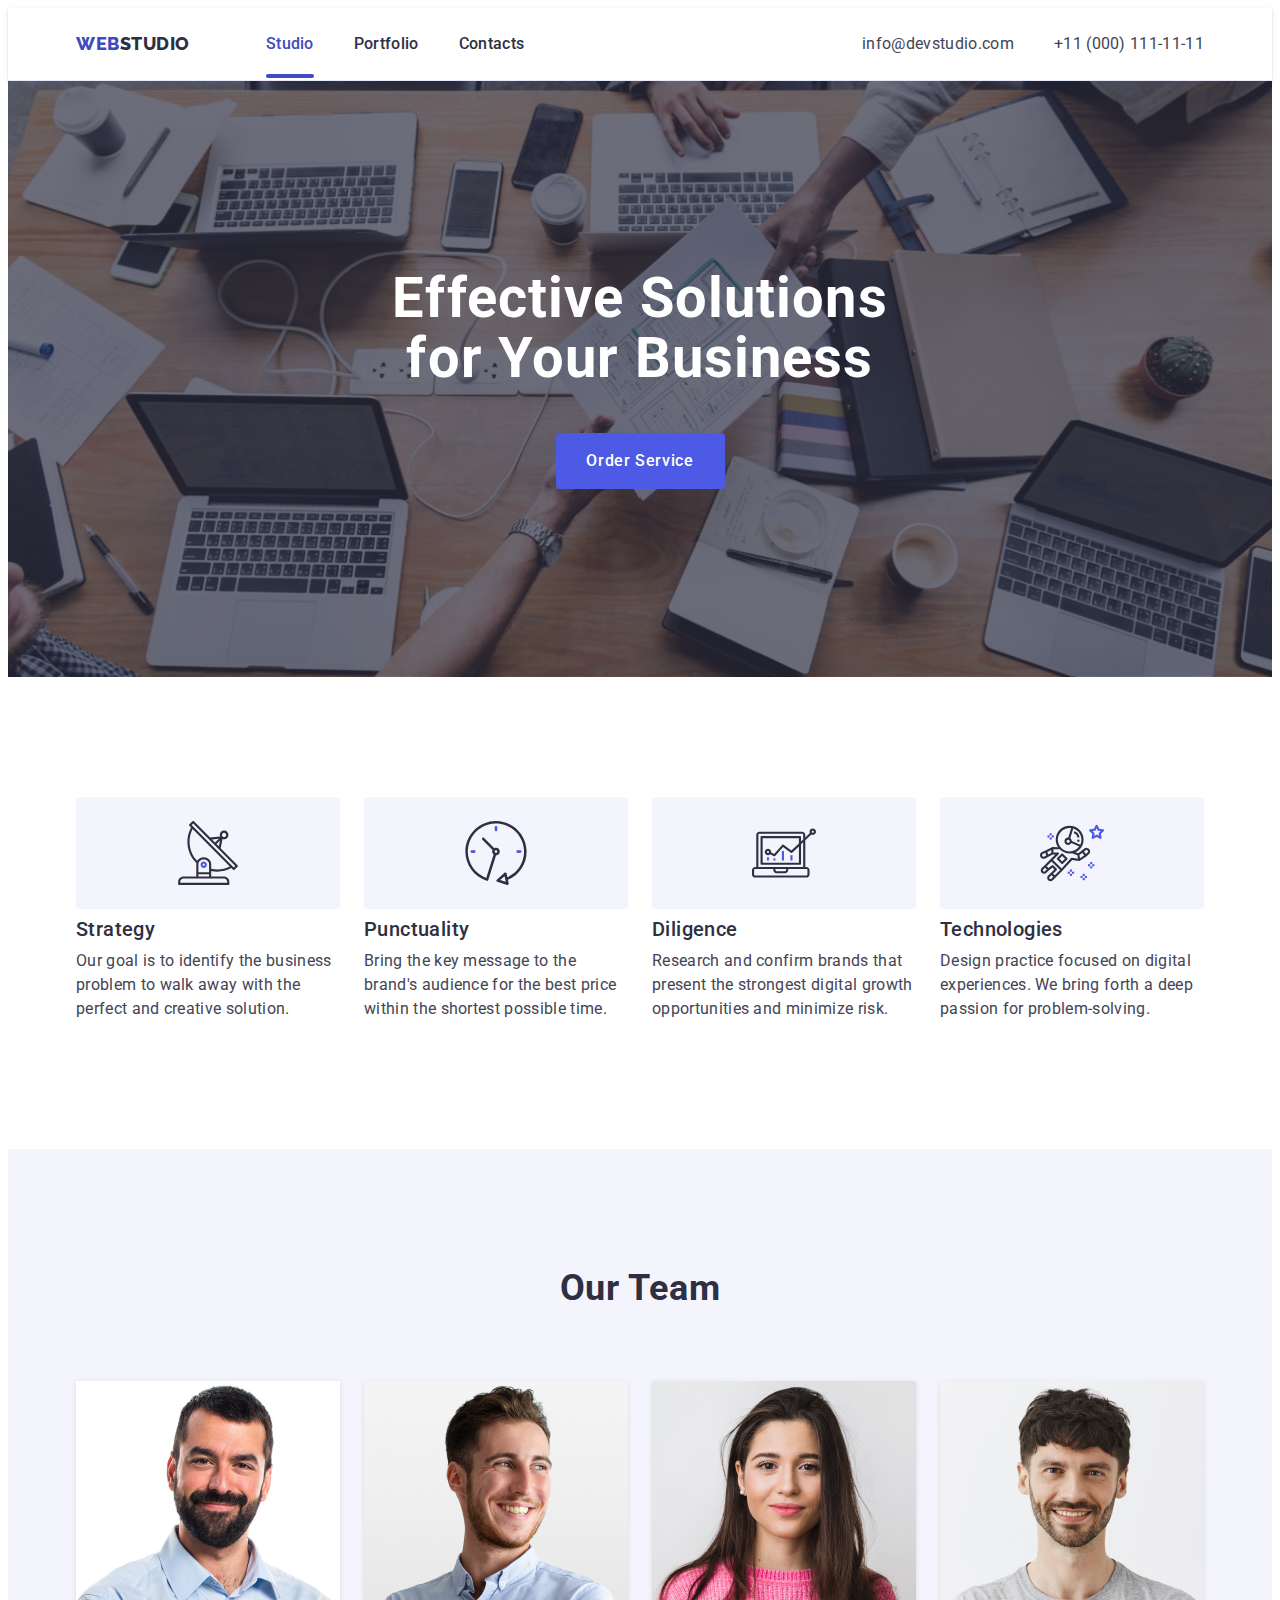
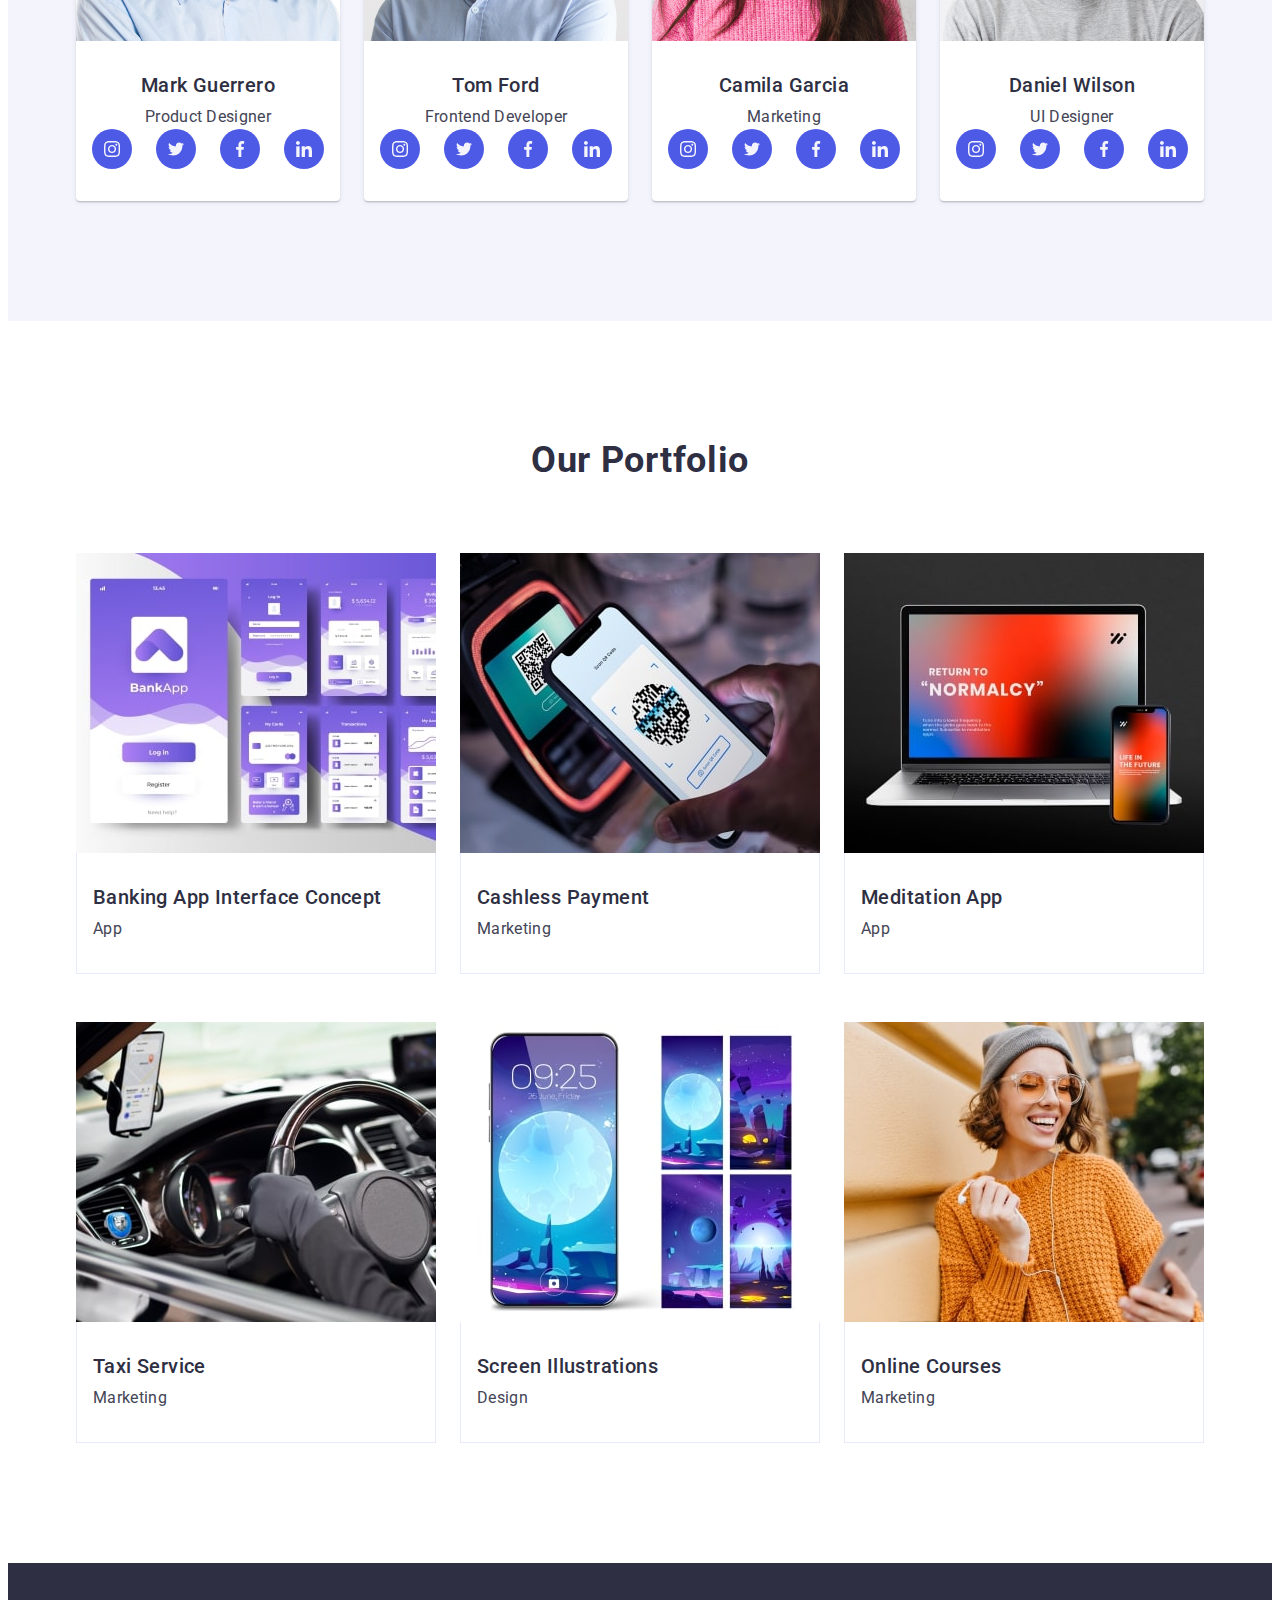
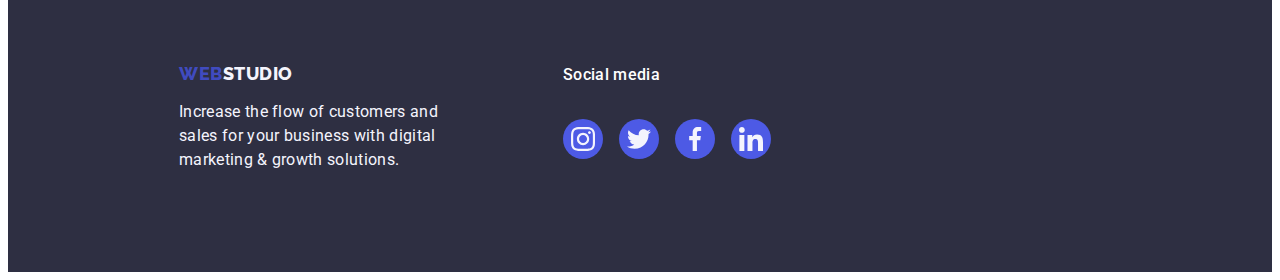
<file: index.html>
<!DOCTYPE html>
<html lang="en">
  <head>
    <link
      rel="stylesheet"
      href="https://cdnjs.cloudflare.com/ajax/libs/modern-normalize/2.0.0/modern-normalize.min.css"
      integrity="sha512-4xo8blKMVCiXpTaLzQSLSw3KFOVPWhm/TRtuPVc4WG6kUgjH6J03IBuG7JZPkcWMxJ5huwaBpOpnwYElP/m6wg=="
      crossorigin="anonymous"
      referrerpolicy="no-referrer"
    />
    <link rel="preconnect" href="https://fonts.googleapis.com" />
    <link rel="preconnect" href="https://fonts.gstatic.com" crossorigin />
    <link
      href="https://fonts.googleapis.com/css2?family=Raleway:wght@800&family=Roboto:ital,wght@0,100;0,300;0,400;0,500;0,700;0,900;1,100;1,300;1,400;1,500;1,700;1,900&display=swap"
      rel="stylesheet"
    />
    <meta charset="UTF-8" />
    <meta name="viewport" content="width=device-width, initial-scale=1.0" />
    <title>WebStudio</title>
    <link rel="stylesheet" href="./css/styles.css" />
  </head>
  <body>
    <header class="container-header">
      <div class="container-header-div container">
        <nav class="container-title-header list">
          <a
            class="container-link-header-logo link-header-logo link"
            href="./index.html"
            title="WebStudio"
            >Web<span class="link-header-studio">Studio</span></a
          >
          <ul class="container-link-header list">
            <li class="container-link-header-s link-header">
              <a class="list-header current link" href="">Studio</a>
            </li>
            <li class="container-link-header-s link-header">
              <a class="list-header link" href="./portfolio.html">Portfolio</a>
            </li>
            <li class="container-link-header-s link-header">
              <a class="list-header link" href="">Contacts</a>
            </li>
          </ul>
        </nav>
        <address class="contacts">
          <ul class="container-address list">
            <li class="container-contacts">
              <a class="contacts link" href="mailto:info@devstudio.com"
                >info@devstudio.com</a
              >
            </li>
            <li class="container-contacts">
              <a class="contacts link" href="tel:+110001111111"
                >+11 (000) 111-11-11</a
              >
            </li>
          </ul>
        </address>
      </div>
    </header>

    <main>
      <section class="container-slogan-section container-studio-section">
        <div class="container-slogan container">
          <h1 class="container-slogan-text heading">
            Effective Solutions for Your Business
          </h1>
          <button
            class="container-button button-index"
            type="button"
            data-modal-open
          >
            Order Service
          </button>
        </div>
        <div class="container-modal-box is-hidden">
          <div class="modal-box" data-modal>
            <button
              type="button"
              class="container-modal-box-close"
              data-modal-close
            >
              <svg class="modal-box-close" width="8" height="8">
                <use href="./images/icons.svg#icon-close-black-18dp-2-1"></use>
              </svg>
            </button>
          </div>
        </div>
      </section>
      <section class="container-advantages">
        <div class="container">
          <h2 class="visually-hidden">advantages</h2>
          <ul class="container-list list">
            <li class="container-list-li text container-list-li-svg">
              <div class="svg-icon">
                <svg class="mini-svg-icon" width="64" height="64">
                  <use href="./images/icons.svg#icon-icon1"></use>
                </svg>
              </div>
              <h3 class="container-list-title title-h">Strategy</h3>
              <p class="container-list-title text">
                Our goal is to identify the business problem to walk away with
                the perfect and creative solution.
              </p>
            </li>
            <li class="container-list-li text container-list-li-svg">
              <div class="svg-icon">
                <svg class="mini-svg-icon" width="64" height="64">
                  <use href="./images/icons.svg#icon-icon2"></use>
                </svg>
              </div>
              <h3 class="container-list-title title-h">Punctuality</h3>
              <p class="container-list-title text">
                Bring the key message to the brand's audience for the best price
                within the shortest possible time.
              </p>
            </li>
            <li class="container-list-li text container-list-li-svg">
              <div class="svg-icon">
                <svg class="mini-svg-icon" width="64" height="64">
                  <use href="./images/icons.svg#icon-icon3"></use>
                </svg>
              </div>
              <h3 class="container-list-title title-h">Diligence</h3>
              <p class="container-list-title text">
                Research and confirm brands that present the strongest digital
                growth opportunities and minimize risk.
              </p>
            </li>
            <li class="container-list-li text container-list-li-svg">
              <div class="svg-icon">
                <svg class="mini-svg-icon" width="64" height="64">
                  <use href="./images/icons.svg#icon-icon4"></use>
                </svg>
              </div>
              <h3 class="container-list-title title-h">Technologies</h3>
              <p class="container-list-title text">
                Design practice focused on digital experiences. We bring forth a
                deep passion for problem-solving.
              </p>
            </li>
          </ul>
        </div>
      </section>

      <section class="container-our-teame our-team">
        <div class="container">
          <h2 class="container-caption-team caption">Our Team</h2>
          <ul class="container-img-our-team list">
            <li class="container-pic pic">
              <img
                src="./images/img11.jpg"
                alt="Mark Guerrero
                Product Designer"
                width="264"
                height="260"
              />
              <div class="container-name-work">
                <h3 class="title-h">Mark Guerrero</h3>
                <p class="text">Product Designer</p>
                <ul class="container-svg">
                  <li class="svg-social-media">
                    <a class="container-svg-link" href="">
                      <svg class="mini-svg-social-media" width="16" height="16">
                        <use href="./images/icons.svg#icon-instagram-2"></use>
                      </svg>
                    </a>
                  </li>
                  <li class="svg-social-media">
                    <a class="container-svg-link" href="">
                      <svg class="mini-svg-social-media" width="16" height="16">
                        <use href="./images/icons.svg#icon-twitter-1"></use>
                      </svg>
                    </a>
                  </li>
                  <li class="svg-social-media">
                    <a class="container-svg-link" href="">
                      <svg class="mini-svg-social-media" width="16" height="16">
                        <use href="./images/icons.svg#icon-facebook-1"></use>
                      </svg>
                    </a>
                  </li>
                  <li class="svg-social-media">
                    <a class="container-svg-link" href="">
                      <svg class="mini-svg-social-media" width="16" height="16">
                        <use href="./images/icons.svg#icon-linkedin-1"></use>
                      </svg>
                    </a>
                  </li>
                </ul>
              </div>
            </li>
            <li class="container-pic pic">
              <img
                src="./images/img22.jpg"
                alt="Tom Ford
                Frontend Developer"
                width="264"
                height="260"
              />
              <div class="container-name-work">
                <h3 class="title-h">Tom Ford</h3>
                <p class="text">Frontend Developer</p>
                <ul class="container-svg">
                  <li class="svg-social-media">
                    <a class="container-svg-link" href="">
                      <svg class="mini-svg-social-media" width="16" height="16">
                        <use href="./images/icons.svg#icon-instagram-2"></use>
                      </svg>
                    </a>
                  </li>
                  <li class="svg-social-media">
                    <a class="container-svg-link" href="">
                      <svg class="mini-svg-social-media" width="16" height="16">
                        <use href="./images/icons.svg#icon-twitter-1"></use>
                      </svg>
                    </a>
                  </li>
                  <li class="svg-social-media">
                    <a class="container-svg-link" href="">
                      <svg class="mini-svg-social-media" width="16" height="16">
                        <use href="./images/icons.svg#icon-facebook-1"></use>
                      </svg>
                    </a>
                  </li>
                  <li class="svg-social-media">
                    <a class="container-svg-link" href="">
                      <svg class="mini-svg-social-media" width="16" height="16">
                        <use href="./images/icons.svg#icon-linkedin-1"></use>
                      </svg>
                    </a>
                  </li>
                </ul>
              </div>
            </li>
            <li class="container-pic pic">
              <img
                src="./images/img33.jpg"
                alt="Camila Garcia
                Marketing"
                width="264"
                height="260"
              />
              <div class="container-name-work">
                <h3 class="title-h">Camila Garcia</h3>
                <p class="text">Marketing</p>
                <ul class="container-svg">
                  <li class="svg-social-media">
                    <a class="container-svg-link" href="">
                      <svg class="mini-svg-social-media" width="16" height="16">
                        <use href="./images/icons.svg#icon-instagram-2"></use>
                      </svg>
                    </a>
                  </li>
                  <li class="svg-social-media">
                    <a class="container-svg-link" href="">
                      <svg class="mini-svg-social-media" width="16" height="16">
                        <use href="./images/icons.svg#icon-twitter-1"></use>
                      </svg>
                    </a>
                  </li>
                  <li class="svg-social-media">
                    <a class="container-svg-link" href="">
                      <svg class="mini-svg-social-media" width="16" height="16">
                        <use href="./images/icons.svg#icon-facebook-1"></use>
                      </svg>
                    </a>
                  </li>
                  <li class="svg-social-media">
                    <a class="container-svg-link" href="">
                      <svg class="mini-svg-social-media" width="16" height="16">
                        <use href="./images/icons.svg#icon-linkedin-1"></use>
                      </svg>
                    </a>
                  </li>
                </ul>
              </div>
            </li>
            <li class="container-pic pic">
              <img
                src="./images/img44.jpg"
                alt="Daniel Wilson
                  UI Designer"
                width="264"
                height="260"
              />
              <div class="container-name-work">
                <h3 class="title-h">Daniel Wilson</h3>
                <p class="text">UI Designer</p>
                <ul class="container-svg">
                  <li class="svg-social-media">
                    <a class="container-svg-link" href="">
                      <svg class="mini-svg-social-media" width="16" height="16">
                        <use href="./images/icons.svg#icon-instagram-2"></use>
                      </svg>
                    </a>
                  </li>
                  <li class="svg-social-media">
                    <a class="container-svg-link" href="">
                      <svg class="mini-svg-social-media" width="16" height="16">
                        <use href="./images/icons.svg#icon-twitter-1"></use>
                      </svg>
                    </a>
                  </li>
                  <li class="svg-social-media">
                    <a class="container-svg-link" href="">
                      <svg class="mini-svg-social-media" width="16" height="16">
                        <use href="./images/icons.svg#icon-facebook-1"></use>
                      </svg>
                    </a>
                  </li>
                  <li class="svg-social-media">
                    <a class="container-svg-link" href="">
                      <svg class="mini-svg-social-media" width="16" height="16">
                        <use href="./images/icons.svg#icon-linkedin-1"></use>
                      </svg>
                    </a>
                  </li>
                </ul>
              </div>
            </li>
          </ul>
        </div>
      </section>
      <section class="container-portfolio">
        <div class="container">
          <h2 class="container-caption-portfolio caption">Our Portfolio</h2>
          <ul class="container-pic-portfolio list">
            <li class="container-img-portfolio">
              <div class="box">
                <img
                  src="./images/img111.jpg"
                  alt="Banking App Interface Concept
                App"
                  width="360"
                  height="300"
                />
                <p class="overlay">
                  14 Stylish and User-Friendly App Design Concepts · Task
                  Manager App · Calorie Tracker App · Exotic Fruit Ecommerce App
                  · Cloud Storage App
                </p>
              </div>

              <div class="mini-container-img-portfolio">
                <h3 class="title-h">Banking App Interface Concept</h3>
                <p class="text">App</p>
              </div>
            </li>
            <li class="container-img-portfolio">
              <div class="box">
                <img
                  src="./images/img222.jpg"
                  alt="Cashless Payment
                    Marketing"
                  width="360"
                  height="300"
                />
                <p class="overlay">
                  14 Stylish and User-Friendly App Design Concepts · Task
                  Manager App · Calorie Tracker App · Exotic Fruit Ecommerce App
                  · Cloud Storage App
                </p>
              </div>
              <div class="mini-container-img-portfolio">
                <h3 class="title-h">Cashless Payment</h3>
                <p class="text">Marketing</p>
              </div>
            </li>
            <li class="container-img-portfolio">
              <div class="box">
                <img
                  src="images/img333.jpg"
                  alt="Meditation App
              App"
                  width="360"
                  height="300"
                />
                <p class="overlay">
                  14 Stylish and User-Friendly App Design Concepts · Task
                  Manager App · Calorie Tracker App · Exotic Fruit Ecommerce App
                  · Cloud Storage App
                </p>
              </div>
              <div class="mini-container-img-portfolio">
                <h3 class="title-h">Meditation App</h3>
                <p class="text">App</p>
              </div>
            </li>
            <li class="container-img-portfolio">
              <div class="box">
                <img
                  src="./images/img444.jpg"
                  alt="Taxi Service
                  Marketing"
                  width="360"
                  height="300"
                />
                <p class="overlay">
                  14 Stylish and User-Friendly App Design Concepts · Task
                  Manager App · Calorie Tracker App · Exotic Fruit Ecommerce App
                  · Cloud Storage App
                </p>
              </div>

              <div class="mini-container-img-portfolio">
                <h3 class="title-h">Taxi Service</h3>
                <p class="text">Marketing</p>
              </div>
            </li>
            <li class="container-img-portfolio">
              <div class="box">
                <img
                  src="./images/img555.jpg"
                  alt="Screen Illustrations
                   Design"
                  width="360"
                  height="300"
                />
                <p class="overlay">
                  14 Stylish and User-Friendly App Design Concepts · Task
                  Manager App · Calorie Tracker App · Exotic Fruit Ecommerce App
                  · Cloud Storage App
                </p>
              </div>
              <div class="mini-container-img-portfolio">
                <h3 class="title-h">Screen Illustrations</h3>
                <p class="text">Design</p>
              </div>
            </li>
            <li class="container-img-portfolio">
              <div class="box">
                <img
                  src="./images/img666.jpg"
                  alt="Online Courses
                   Marketing"
                  width="360"
                  height="300"
                />
                <p class="overlay">
                  14 Stylish and User-Friendly App Design Concepts · Task
                  Manager App · Calorie Tracker App · Exotic Fruit Ecommerce App
                  · Cloud Storage App
                </p>
              </div>
              <div class="mini-container-img-portfolio">
                <h3 class="title-h">Online Courses</h3>
                <p class="text">Marketing</p>
              </div>
            </li>
          </ul>
        </div>
      </section>
    </main>

    <footer class="container-footer footer">
      <div class="container container-footer-new">
        <div class="mini-container-footer-div">
          <a
            class="container-footer-title link-header-logo link"
            href="./index.html"
            title="WebStudio"
            >Web<span class="link-footer">Studio</span></a
          >
          <p class="container-footer-text footer-text">
            Increase the flow of customers and sales for your business with
            digital marketing & growth solutions.
          </p>
        </div>
        <div class="container-footer-block">
          <p class="container-social-media">Social media</p>
          <ul class="container-svg-footer-max">
            <li class="svg-social-media">
              <a class="container-svg-footer" href="">
                <svg class="mini-svg-social-media" width="24" height="24">
                  <use href="./images/icons.svg#icon-instagram-2"></use>
                </svg>
              </a>
            </li>
            <li class="svg-social-media">
              <a class="container-svg-footer" href="">
                <svg class="mini-svg-social-media" width="24" height="24">
                  <use href="./images/icons.svg#icon-twitter-1"></use>
                </svg>
              </a>
            </li>
            <li class="svg-social-media">
              <a class="container-svg-footer" href="">
                <svg class="mini-svg-social-media" width="24" height="24">
                  <use href="./images/icons.svg#icon-facebook-1"></use>
                </svg>
              </a>
            </li>
            <li class="svg-social-media">
              <a class="container-svg-footer" href="">
                <svg class="mini-svg-social-media" width="24" height="24">
                  <use href="./images/icons.svg#icon-linkedin-1"></use>
                </svg>
              </a>
            </li>
          </ul>
        </div>
      </div>
    </footer>
    <script src="./js/modal.js"></script>
  </body>
</html>
</file>
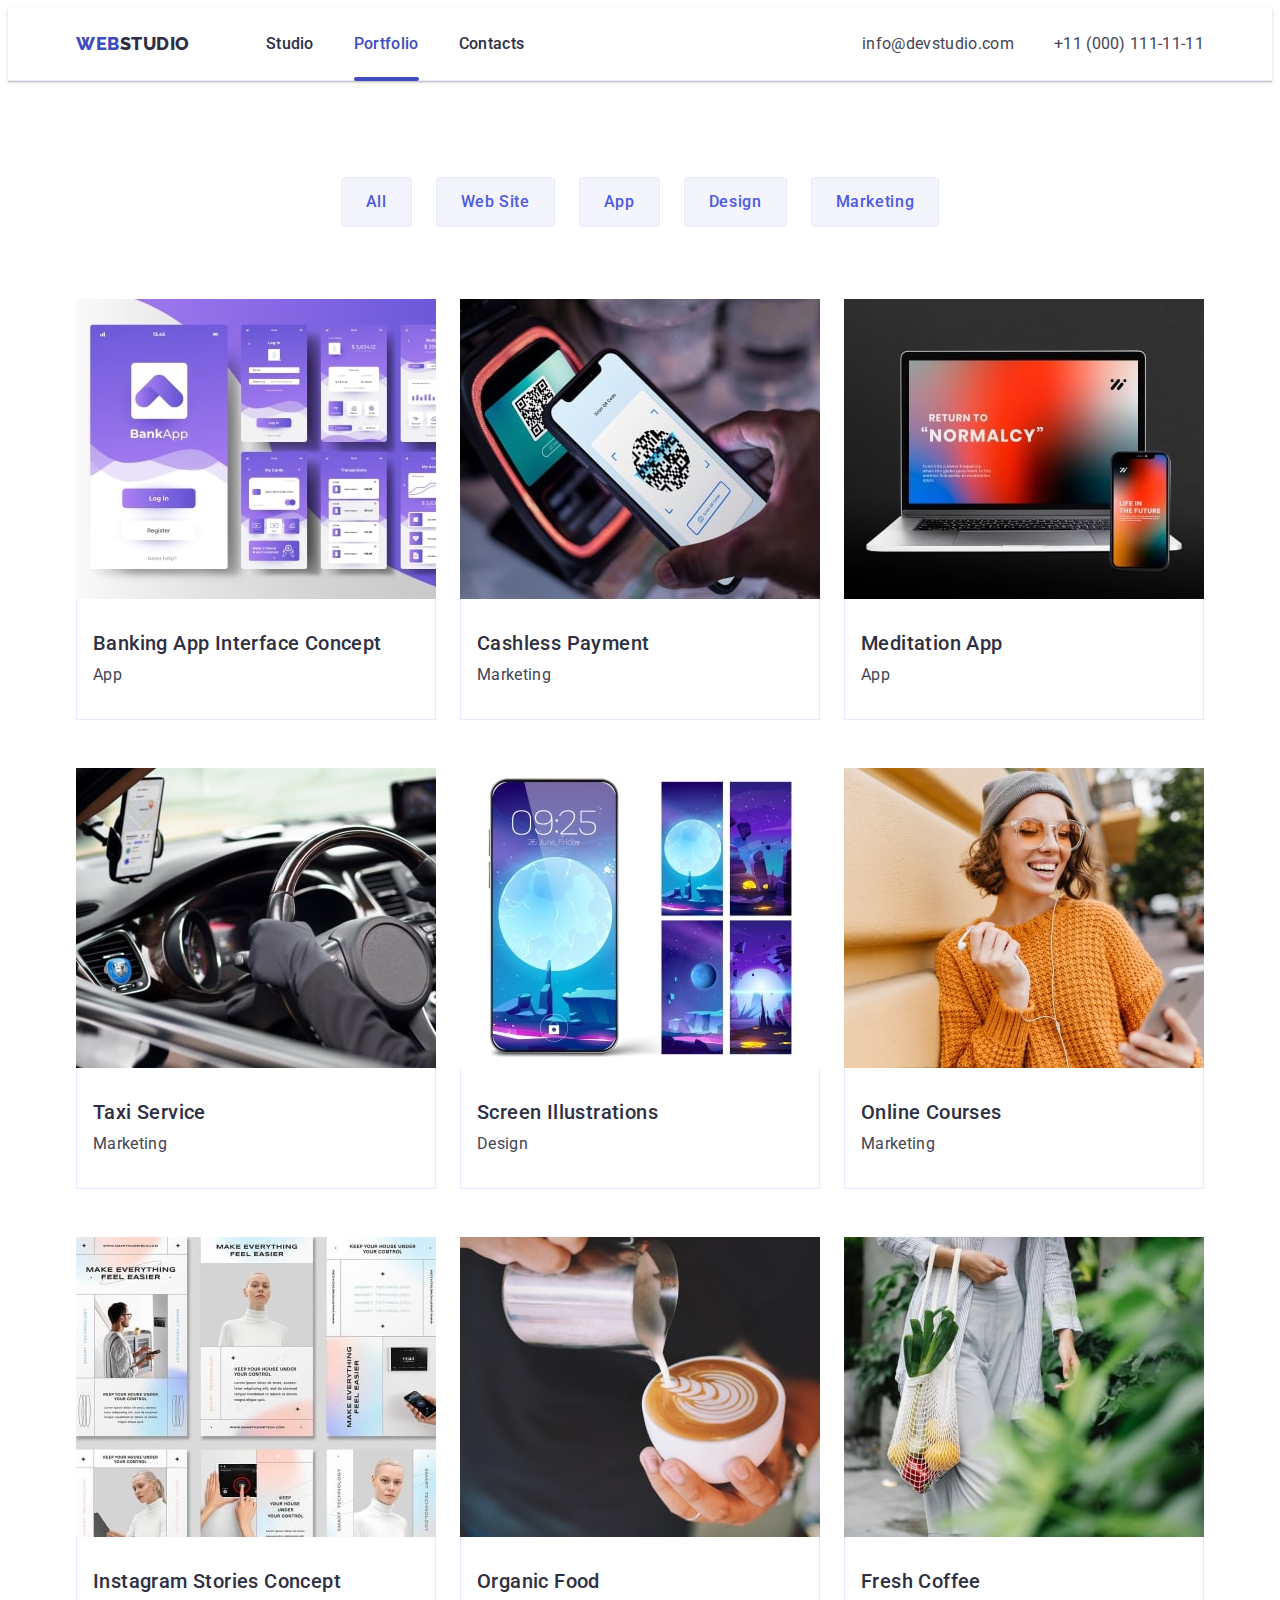
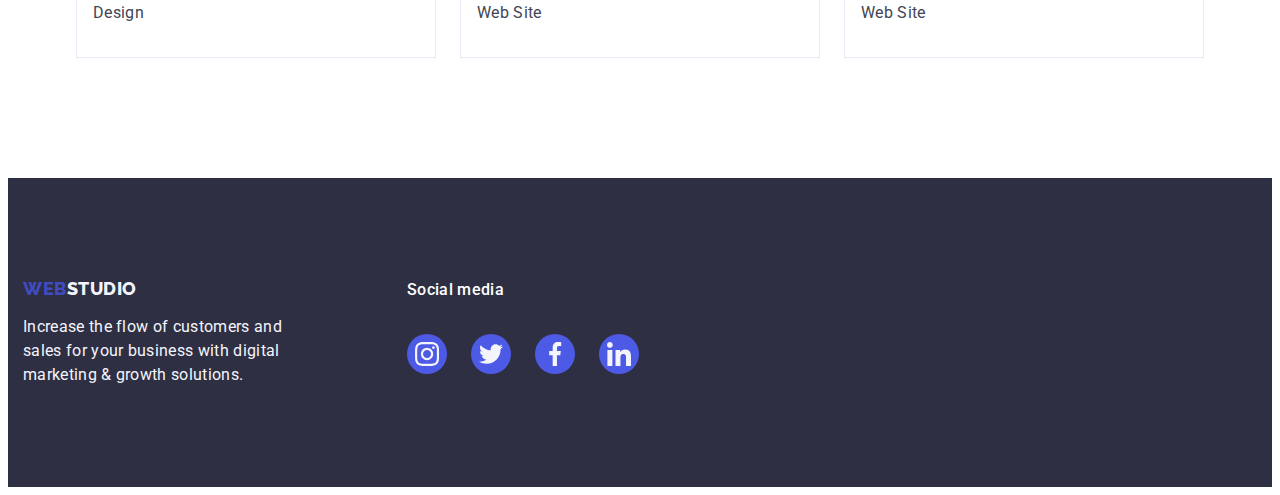
<file: portfolio.html>
<!DOCTYPE html>
<html lang="en">
  <head>
    <link
      rel="stylesheet"
      href="https://cdnjs.cloudflare.com/ajax/libs/modern-normalize/2.0.0/modern-normalize.min.css"
      integrity="sha512-4xo8blKMVCiXpTaLzQSLSw3KFOVPWhm/TRtuPVc4WG6kUgjH6J03IBuG7JZPkcWMxJ5huwaBpOpnwYElP/m6wg=="
      crossorigin="anonymous"
      referrerpolicy="no-referrer"
    />
    <link rel="preconnect" href="https://fonts.googleapis.com" />
    <link rel="preconnect" href="https://fonts.gstatic.com" crossorigin />
    <link
      href="https://fonts.googleapis.com/css2?family=Raleway:wght@800&family=Roboto:wght@400;500;700;900&display=swap"
      rel="stylesheet"
    />
    <meta charset="UTF-8" />
    <meta name="viewport" content="width=device-width, initial-scale=1.0" />
    <title>Portfolio</title>
    <link rel="stylesheet" href="./css/styles.css" />
  </head>
  <body>
    <header class="container-header">
      <div class="container-header-div container">
        <nav class="container-title-header list">
          <a
            class="container-link-header-logo link-header-logo link"
            href="./index.html"
            title="WebStudio"
            >Web<span class="link-header-studio">Studio</span></a
          >
          <ul class="container-link-header list">
            <li class="container-link-header link-header">
              <a class="list-header link" href="./studio.html">Studio</a>
            </li>
            <li class="container-link-header link-header">
              <a class="list-header current link" href="./portfolio.html">Portfolio</a>
            </li>
            <li class="container-link-header link-header">
              <a class="list-header link" href="">Contacts</a>
            </li>
          </ul>
        </nav>
        <address class="contacts">
          <ul class="container-address list">
            <li class="container-contacts">
              <a class="contacts link" href="mailto:info@devstudio.com"
                >info@devstudio.com</a
              >
            </li>
            <li class="container-contacts">
              <a class="contacts link" href="tel:+110001111111"
                >+11 (000) 111-11-11</a
              >
            </li>
          </ul>
        </address>
      </div>
    </header>

    <main>
      <section class="container-section-portfolio">
        <div class="container">
            <h1 class="visually-hidden">Picture</h1>
            <ul class="container-button-portfolio list">
              <li>
                <button
                  type="button"
                  class="mini-container-button-portfolio button-portfolio"
                >
                  All
                </button>
              </li>
              <li>
                <button
                  type="button"
                  class="mini-container-button-portfolio button-portfolio"
                >
                  Web Site
                </button>
              </li>
              <li>
                <button
                  type="button"
                  class="mini-container-button-portfolio button-portfolio"
                >
                  App
                </button>
              </li>
              <li>
                <button
                  type="button"
                  class="mini-container-button-portfolio button-portfolio"
                >
                  Design
                </button>
              </li>
              <li>
                <button
                  type="button"
                  class="mini-container-button-portfolio button-portfolio"
                >
                  Marketing
                </button>
              </li>
            </ul>

          <ul class="container-pic-portfolio list">
            <li class="container-img-portfolio link">
              <a class="link" href="">
                <img
                  src="./images/img111.jpg"
                  alt="Banking App Interface Concept
                App"
                  width="360"
                  height="300"
                />
                <div class="mini-container-img-portfolio">
                  <h2 class="title-h">Banking App Interface Concept</h2>
                  <p class="text">App</p>
                </div>
              </a>
            </li>
            <li class="container-img-portfolio link">
              <div class="box">
                <a class="link" href="">
                  <img
                    src="./images/img222.jpg"
                    alt="Cashless Payment
                  Marketing"
                    width="360"
                    height="300"
                  />
                  <div class="overlay">
                      14 Stylish and User-Friendly App Design Concepts · Task Manager App · Calorie Tracker App · Exotic Fruit Ecommerce App · Cloud Storage App
                  </div>
              </div>
                <div class="mini-container-img-portfolio">
                  <h2 class="title-h">Cashless Payment</h2>
                  <p class="text">Marketing</p>
                </div>
              </a>
            </li>
            <li class="container-img-portfolio link">
              <a class="link" href="">
                <img
                  src="images/img333.jpg"
                  alt="Meditation App
              App"
                  width="360"
                  height="300"
                />
                <div class="mini-container-img-portfolio">
                  <h2 class="title-h">Meditation App</h2>
                  <p class="text">App</p>
                </div>
              </a>
            </li>
            <li class="container-img-portfolio link">
              <a class="link" href="">
                <img
                  src="./images/img444.jpg"
                  alt="Taxi Service
                  Marketing"
                  width="360"
                  height="300"
                />
                <div class="mini-container-img-portfolio">
                  <h2 class="title-h">Taxi Service</h2>
                  <p class="text">Marketing</p>
                </div>
              </a>
            </li>
            <li class="container-img-portfolio link">
              <a class="link" href="">
                <img
                  src="./images/img555.jpg"
                  alt="Screen Illustrations
                   Design"
                  width="360"
                  height="300"
                />
                <div class="mini-container-img-portfolio">
                  <h2 class="title-h">Screen Illustrations</h2>
                  <p class="text">Design</p>
                </div>
              </a>
            </li>
            <li class="container-img-portfolio link">
              <a class="link" href="">
                <img
                  src="./images/img666.jpg"
                  alt="Online Courses
                   Marketing"
                  width="360"
                  height="300"
                />
                <div class="mini-container-img-portfolio">
                  <h2 class="title-h">Online Courses</h2>
                  <p class="text">Marketing</p>
                </div>
              </a>
            </li>
            <li class="container-img-portfolio link">
              <a class="link" href="">
                <img
                  src="./images/img777.jpg"
                  alt="Instagram Stories Concept
              Design"
                  width="360"
                  height="300"
                />
                <div class="mini-container-img-portfolio">
                  <h2 class="title-h">Instagram Stories Concept</h2>
                  <p class="text">Design</p>
                </div>
              </a>
            </li>
            <li class="container-img-portfolio link">
              <a class="link" href="">
                <img
                  src="./images/img888.jpg"
                  alt="Organic Food
              Web Site"
                  width="360"
                  height="300"
                />
                <div class="mini-container-img-portfolio">
                  <h2 class="title-h">Organic Food</h2>
                  <p class="text">Web Site</p>
                </div>
              </a>
            </li>
            <li class="container-img-portfolio link">
              <a class="link" href="">
                <img
                  src="./images/img999.jpg"
                  alt="Fresh Coffee
              Web Site"
                  width="360"
                  height="300"
                />
                <div class="mini-container-img-portfolio">
                  <h2 class="title-h">Fresh Coffee</h2>
                  <p class="text">Web Site</p>
                </div>
              </a>
            </li>
          </ul>
        </div>
      </section>
    </main>
    <footer class="container-footer footer">
      <div class="container container-footer-new">
        <div>
          <a
            class="container-footer-title link-header-logo link"
            href="./index.html"
            title="WebStudio"
            >Web<span class="link-footer">Studio</span></a
          >
          <p class="container-footer-text footer-text">
            Increase the flow of customers and sales for your business with
            digital marketing & growth solutions.
          </p>
        </div>
        <div class="container-footer-block">
          <h4 class="container-social-media">Social media</h4>
          <ul class="container-svg">
            <li class="svg-social-media">
              <a class="container-svg-footer" href="">
                <svg class="mini-svg-social-media" width="24" height="24">
                  <use href="./images/icons.svg#icon-instagram-2"></use>
                </svg>
              </a>
            </li>
            <li class="svg-social-media">
              <a class="container-svg-footer" href="">
                <svg class="mini-svg-social-media" width="24" height="24">
                  <use href="./images/icons.svg#icon-twitter-1"></use>
                </svg>
              </a>
            </li>
            <li class="svg-social-media">
              <a class="container-svg-footer" href="">
                <svg class="mini-svg-social-media" width="24" height="24">
                  <use href="./images/icons.svg#icon-facebook-1"></use>
                </svg>
              </a>
            </li>
            <li class="svg-social-media">
              <a class="container-svg-footer" href="">
                <svg class="mini-svg-social-media" width="24" height="24">
                  <use href="./images/icons.svg#icon-linkedin-1"></use>
                </svg>
              </a>
            </li>
          </ul>
        </div>
      </div>
    </footer>
  </body>
</html>
</file>
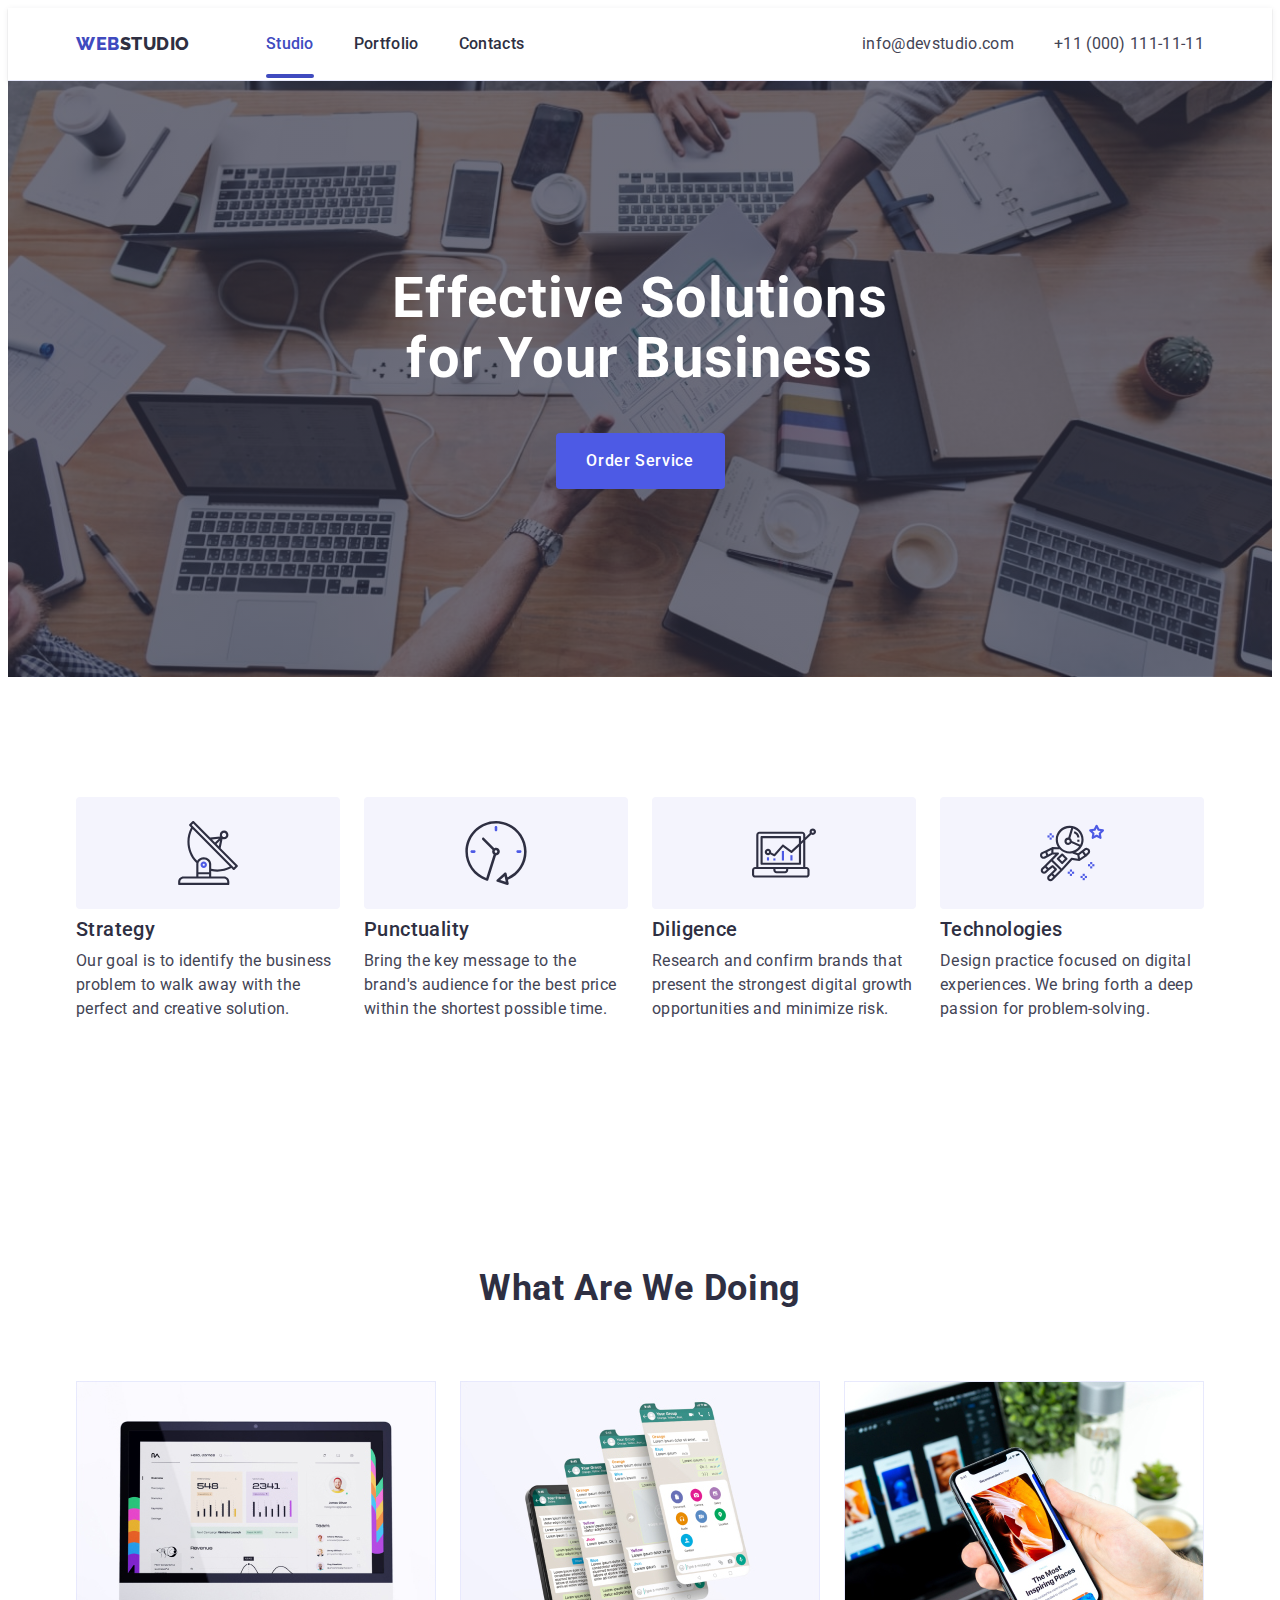
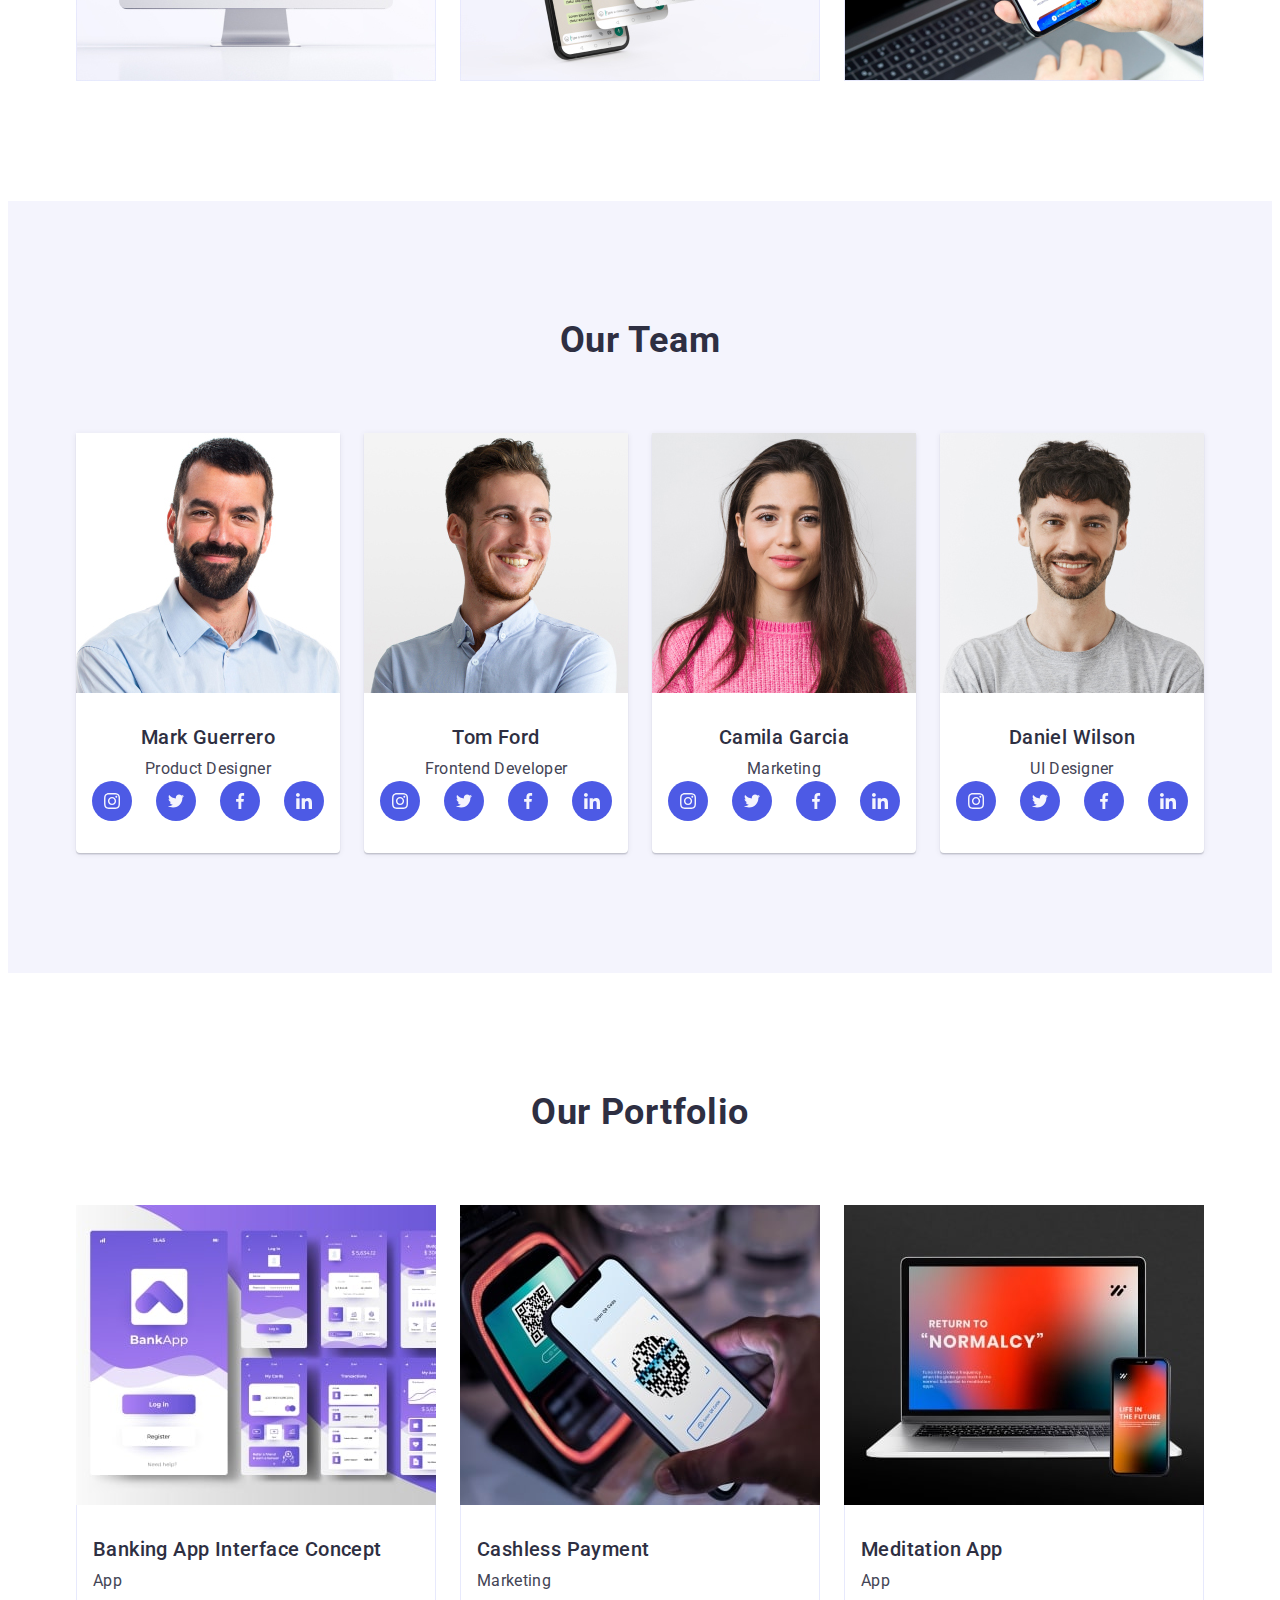
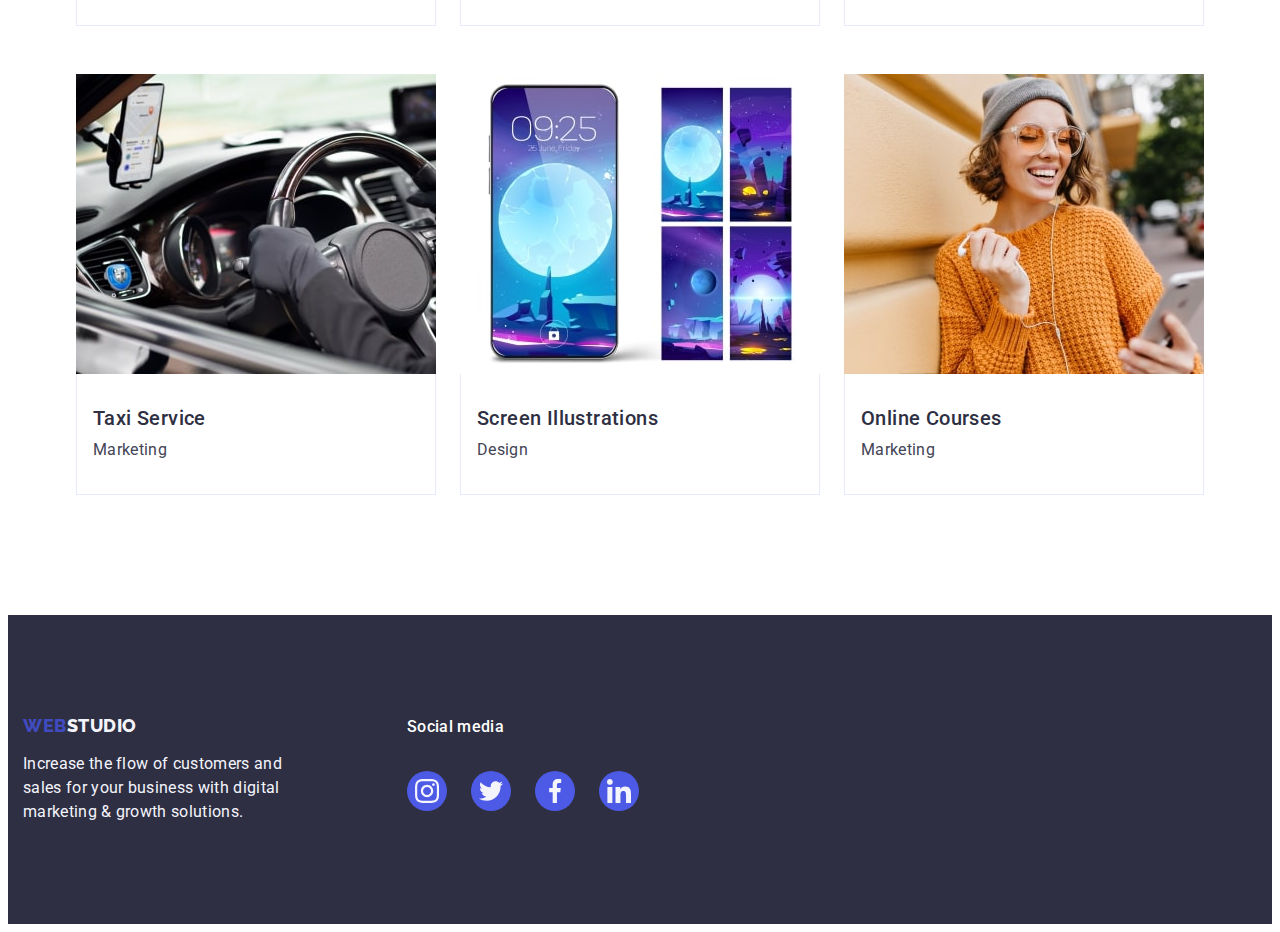
<file: studio.html>
<!DOCTYPE html>
<html lang="en">
  <head>
    <link
      rel="stylesheet"
      href="https://cdnjs.cloudflare.com/ajax/libs/modern-normalize/2.0.0/modern-normalize.min.css"
      integrity="sha512-4xo8blKMVCiXpTaLzQSLSw3KFOVPWhm/TRtuPVc4WG6kUgjH6J03IBuG7JZPkcWMxJ5huwaBpOpnwYElP/m6wg=="
      crossorigin="anonymous"
      referrerpolicy="no-referrer"
    />
    <link rel="preconnect" href="https://fonts.googleapis.com" />
    <link rel="preconnect" href="https://fonts.gstatic.com" crossorigin />
    <link
      href="https://fonts.googleapis.com/css2?family=Raleway:wght@800&family=Roboto:ital,wght@0,100;0,300;0,400;0,500;0,700;0,900;1,100;1,300;1,400;1,500;1,700;1,900&display=swap"
      rel="stylesheet"
    />
    <meta charset="UTF-8" />
    <meta name="viewport" content="width=device-width, initial-scale=1.0" />
    <title>WebStudio</title>
    <link rel="stylesheet" href="./css/styles.css" />
  </head>
  <body>
    <header class="container-header">
      <div class="container-header-div container">
        <nav class="container-title-header list">
          <a
            class="container-link-header-logo link-header-logo link"
            href="./index.html"
            title="WebStudio"
            >Web<span class="link-header-studio">Studio</span></a
          >
          <ul class="container-link-header list">
            <li class="container-link-header-s link-header">
              <a class="list-header current link" href="./studio.html"
                >Studio</a
              >
            </li>
            <li class="container-link-header-s link-header">
              <a class="list-header link" href="./portfolio.html">Portfolio</a>
            </li>
            <li class="container-link-header-s link-header">
              <a class="list-header link" href="">Contacts</a>
            </li>
          </ul>
        </nav>
        <address class="contacts">
          <ul class="container-address list">
            <li class="container-contacts">
              <a class="contacts link" href="mailto:info@devstudio.com"
                >info@devstudio.com</a
              >
            </li>
            <li class="container-contacts">
              <a class="contacts link" href="tel:+110001111111"
                >+11 (000) 111-11-11</a
              >
            </li>
          </ul>
        </address>
      </div>
    </header>

    <main>
      <section class="container-slogan-section container-studio-section">
        <div class="container-slogan container">
          <h1 class="container-slogan-text heading">
            Effective Solutions for Your Business
          </h1>
          <button
            class="container-button button-index"
            type="button"
            data-modal-open>
            Order Service
          </button>
        </div>
        <div class="container-modal-box is-hidden">
          <div class="modal-box" data-modal>
            <button
              type="button"
              class="container-modal-box-close"
              data-modal-close>
              <svg class="modal-box-close" width="8" height="8">
                <use href="./images/icons.svg#icon-close-black-18dp-2-1"></use>
              </svg>
            </button>
          </div>
        </div>
      </section>
      <section class="container-advantages">
        <div class="container">
          <h2 class="visually-hidden">advantages</h2>
          <ul class="container-list list">
            <li class="container-list-li text container-list-li-svg">
              <div class="svg-icon">
                <svg class="mini-svg-icon" width="64" height="64">
                  <use href="./images/icons.svg#icon-icon1"></use>
                </svg>
              </div>
              <h3 class="container-list-title title-h">Strategy</h3>
              <p class="container-list-title text">
                Our goal is to identify the business problem to walk away with
                the perfect and creative solution.
              </p>
            </li>
            <li class="container-list-li text container-list-li-svg">
              <div class="svg-icon">
                <svg class="mini-svg-icon" width="64" height="64">
                  <use href="./images/icons.svg#icon-icon2"></use>
                </svg>
              </div>
              <h3 class="container-list-title title-h">Punctuality</h3>
              <p class="container-list-title text">
                Bring the key message to the brand's audience for the best price
                within the shortest possible time.
              </p>
            </li>
            <li class="container-list-li text container-list-li-svg">
              <div class="svg-icon">
                <svg class="mini-svg-icon" width="64" height="64">
                  <use href="./images/icons.svg#icon-icon3"></use>
                </svg>
              </div>
              <h3 class="container-list-title title-h">Diligence</h3>
              <p class="container-list-title text">
                Research and confirm brands that present the strongest digital
                growth opportunities and minimize risk.
              </p>
            </li>
            <li class="container-list-li text container-list-li-svg">
              <div class="svg-icon">
                <svg class="mini-svg-icon" width="64" height="64">
                  <use href="./images/icons.svg#icon-icon4"></use>
                </svg>
              </div>
              <h3 class="container-list-title title-h">Technologies</h3>
              <p class="container-list-title text">
                Design practice focused on digital experiences. We bring forth a
                deep passion for problem-solving.
              </p>
            </li>
          </ul>
        </div>
      </section>

      <section class="container-doing">
        <div class="container">
          <h2 class="container-caption caption">What are we doing</h2>
          <ul class="container-img list">
            <li class="mini-container-img">
              <img
                src="./images/img-1.jpg"
                alt="graphics computer"
                width="360"
                height="300"
              />
            </li>
            <li class="mini-container-img">
              <img
                src="./images/img-2.jpg"
                alt="messages"
                width="360"
                height="300"
              />
            </li>
            <li class="mini-container-img">
              <img
                src="./images/img-3.jpg"
                alt="the most inspiring places"
                width="360"
                height="300"
              />
            </li>
          </ul>
        </div>
      </section>

      <section class="container-our-teame our-team">
        <div class="container">
          <h2 class="container-caption-team caption">Our Team</h2>
          <ul class="container-img-our-team list">
            <li class="container-pic pic">
              <img
                src="./images/img11.jpg"
                alt="Mark Guerrero
                Product Designer"
                width="264"
                height="260"
              />
              <div class="container-name-work">
                <h3 class="title-h">Mark Guerrero</h3>
                <p class="text">Product Designer</p>
                <ul class="container-svg">
                  <li class="svg-social-media">
                    <a class="container-svg-link" href="">
                      <svg class="mini-svg-social-media" width="16" height="16">
                        <use href="./images/icons.svg#icon-instagram-2"></use>
                      </svg>
                    </a>
                  </li>
                  <li class="svg-social-media">
                    <a class="container-svg-link" href="">
                      <svg class="mini-svg-social-media" width="16" height="16">
                        <use href="./images/icons.svg#icon-twitter-1"></use>
                      </svg>
                    </a>
                  </li>
                  <li class="svg-social-media">
                    <a class="container-svg-link" href="">
                      <svg class="mini-svg-social-media" width="16" height="16">
                        <use href="./images/icons.svg#icon-facebook-1"></use>
                      </svg>
                    </a>
                  </li>
                  <li class="svg-social-media">
                    <a class="container-svg-link" href="">
                      <svg class="mini-svg-social-media" width="16" height="16">
                        <use href="./images/icons.svg#icon-linkedin-1"></use>
                      </svg>
                    </a>
                  </li>
                </ul>
              </div>
            </li>
            <li class="container-pic pic">
              <img
                src="./images/img22.jpg"
                alt="Tom Ford
                Frontend Developer"
                width="264"
                height="260"
              />
              <div class="container-name-work">
                <h3 class="title-h">Tom Ford</h3>
                <p class="text">Frontend Developer</p>
                <ul class="container-svg">
                  <li class="svg-social-media">
                    <a class="container-svg-link" href="">
                      <svg class="mini-svg-social-media" width="16" height="16">
                        <use href="./images/icons.svg#icon-instagram-2"></use>
                      </svg>
                    </a>
                  </li>
                  <li class="svg-social-media">
                    <a class="container-svg-link" href="">
                      <svg class="mini-svg-social-media" width="16" height="16">
                        <use href="./images/icons.svg#icon-twitter-1"></use>
                      </svg>
                    </a>
                  </li>
                  <li class="svg-social-media">
                    <a class="container-svg-link" href="">
                      <svg class="mini-svg-social-media" width="16" height="16">
                        <use href="./images/icons.svg#icon-facebook-1"></use>
                      </svg>
                    </a>
                  </li>
                  <li class="svg-social-media">
                    <a class="container-svg-link" href="">
                      <svg class="mini-svg-social-media" width="16" height="16">
                        <use href="./images/icons.svg#icon-linkedin-1"></use>
                      </svg>
                    </a>
                  </li>
                </ul>
              </div>
            </li>
            <li class="container-pic pic">
              <img
                src="./images/img33.jpg"
                alt="Camila Garcia
                Marketing"
                width="264"
                height="260"
              />
              <div class="container-name-work">
                <h3 class="title-h">Camila Garcia</h3>
                <p class="text">Marketing</p>
                <ul class="container-svg">
                  <li class="svg-social-media">
                    <a class="container-svg-link" href="">
                      <svg class="mini-svg-social-media" width="16" height="16">
                        <use href="./images/icons.svg#icon-instagram-2"></use>
                      </svg>
                    </a>
                  </li>
                  <li class="svg-social-media">
                    <a class="container-svg-link" href="">
                      <svg class="mini-svg-social-media" width="16" height="16">
                        <use href="./images/icons.svg#icon-twitter-1"></use>
                      </svg>
                    </a>
                  </li>
                  <li class="svg-social-media">
                    <a class="container-svg-link" href="">
                      <svg class="mini-svg-social-media" width="16" height="16">
                        <use href="./images/icons.svg#icon-facebook-1"></use>
                      </svg>
                    </a>
                  </li>
                  <li class="svg-social-media">
                    <a class="container-svg-link" href="">
                      <svg class="mini-svg-social-media" width="16" height="16">
                        <use href="./images/icons.svg#icon-linkedin-1"></use>
                      </svg>
                    </a>
                  </li>
                </ul>
              </div>
            </li>
            <li class="container-pic pic">
              <img
                src="./images/img44.jpg"
                alt="Daniel Wilson
                  UI Designer"
                width="264"
                height="260"
              />
              <div class="container-name-work">
                <h3 class="title-h">Daniel Wilson</h3>
                <p class="text">UI Designer</p>
                <ul class="container-svg">
                  <li class="svg-social-media">
                    <a class="container-svg-link" href="">
                      <svg class="mini-svg-social-media" width="16" height="16">
                        <use href="./images/icons.svg#icon-instagram-2"></use>
                      </svg>
                    </a>
                  </li>
                  <li class="svg-social-media">
                    <a class="container-svg-link" href="">
                      <svg class="mini-svg-social-media" width="16" height="16">
                        <use href="./images/icons.svg#icon-twitter-1"></use>
                      </svg>
                    </a>
                  </li>
                  <li class="svg-social-media">
                    <a class="container-svg-link" href="">
                      <svg class="mini-svg-social-media" width="16" height="16">
                        <use href="./images/icons.svg#icon-facebook-1"></use>
                      </svg>
                    </a>
                  </li>
                  <li class="svg-social-media">
                    <a class="container-svg-link" href="">
                      <svg class="mini-svg-social-media" width="16" height="16">
                        <use href="./images/icons.svg#icon-linkedin-1"></use>
                      </svg>
                    </a>
                  </li>
                </ul>
              </div>
            </li>
          </ul>
        </div>
      </section>
      <section class="container-portfolio">
        <div class="container">
          <h2 class="container-caption-portfolio caption">Our Portfolio</h2>
          <ul class="container-pic-portfolio list">
            <li class="container-img-portfolio link">
              <a class="link" href="">
                <img
                  src="./images/img111.jpg"
                  alt="Banking App Interface Concept
                App"
                  width="360"
                  height="300"
                />
                <div class="mini-container-img-portfolio">
                  <h3 class="title-h">Banking App Interface Concept</h3>
                  <p class="text">App</p>
                </div>
              </a>
            </li>
            <li class="container-img-portfolio link">
              <div class="box">
                <a class="link" href="">
                  <img
                    src="./images/img222.jpg"
                    alt="Cashless Payment
                  Marketing"
                    width="360"
                    height="300"
                  />
                  <div class="overlay">
                      14 Stylish and User-Friendly App Design Concepts · Task Manager App · Calorie Tracker App · Exotic Fruit Ecommerce App · Cloud Storage App
                  </div>
              </div>
                <div class="mini-container-img-portfolio">
                  <h3 class="title-h">Cashless Payment</h3>
                  <p class="text">Marketing</p>
                </div>
              </a>
            </li>
            <li class="container-img-portfolio link">
              <a class="link" href="">
                <img
                  src="images/img333.jpg"
                  alt="Meditation App
              App"
                  width="360"
                  height="300"
                />
                <div class="mini-container-img-portfolio">
                  <h3 class="title-h">Meditation App</h3>
                  <p class="text">App</p>
                </div>
              </a>
            </li>
            <li class="container-img-portfolio link">
              <a class="link" href="">
                <img
                  src="./images/img444.jpg"
                  alt="Taxi Service
                  Marketing"
                  width="360"
                  height="300"
                />
                <div class="mini-container-img-portfolio">
                  <h3 class="title-h">Taxi Service</h3>
                  <p class="text">Marketing</p>
                </div>
              </a>
            </li>
            <li class="container-img-portfolio link">
              <a class="link" href="">
                <img
                  src="./images/img555.jpg"
                  alt="Screen Illustrations
                   Design"
                  width="360"
                  height="300"
                />
                <div class="mini-container-img-portfolio">
                  <h3 class="title-h">Screen Illustrations</h3>
                  <p class="text">Design</p>
                </div>
              </a>
            </li>
            <li class="container-img-portfolio link">
              <a class="link" href="">
                <img
                  src="./images/img666.jpg"
                  alt="Online Courses
                   Marketing"
                  width="360"
                  height="300"
                />
                <div class="mini-container-img-portfolio">
                  <h3 class="title-h">Online Courses</h3>
                  <p class="text">Marketing</p>
                </div>
              </a>
            </li>
          </ul>
        </div>
      </section>
    </main>

    <footer class="container-footer footer">
      <div class="container container-footer-new">
        <div>
          <a
            class="container-footer-title link-header-logo link"
            href="./index.html"
            title="WebStudio"
            >Web<span class="link-footer">Studio</span></a
          >
          <p class="container-footer-text footer-text">
            Increase the flow of customers and sales for your business with
            digital marketing & growth solutions.
          </p>
        </div>
        <div class="container-footer-block">
          <h4 class="container-social-media">Social media</h4>
          <ul class="container-svg">
            <li class="svg-social-media">
              <a class="container-svg-footer" href="">
                <svg class="mini-svg-social-media" width="24" height="24">
                  <use href="./images/icons.svg#icon-instagram-2"></use>
                </svg>
              </a>
            </li>
            <li class="svg-social-media">
              <a class="container-svg-footer" href="">
                <svg class="mini-svg-social-media" width="24" height="24">
                  <use href="./images/icons.svg#icon-twitter-1"></use>
                </svg>
              </a>
            </li>
            <li class="svg-social-media">
              <a class="container-svg-footer" href="">
                <svg class="mini-svg-social-media" width="24" height="24">
                  <use href="./images/icons.svg#icon-facebook-1"></use>
                </svg>
              </a>
            </li>
            <li class="svg-social-media">
              <a class="container-svg-footer" href="">
                <svg class="mini-svg-social-media" width="24" height="24">
                  <use href="./images/icons.svg#icon-linkedin-1"></use>
                </svg>
              </a>
            </li>
          </ul>
        </div>
      </div>
    </footer>
    <script src="./js/modal.js"></script>
  </body>
</html>
</file>
<file: css/styles.css>
*,
*::before,
*::after {
  box-sizing: border-box;
}

:root {
  --brand-color: #404bbf;
  --primary-white-color: #ffffff;
  --body-color: #434455;
  --classic-background-color: #f4f4fd;
  --footer-color: #2e2f42;
  --button-color: #4d5ae5;
  --border: 1px solid #e7e9fc;
  --border-hover: 1px solid transparent;
  --primary-font: "Roboto", sans-serif;
  --title-font: "Raleway", sans-serif;
}
body {
  color: var(--body-color);
  background-color: var(--primary-white-color);
  font-family: var(--primary-font);
}
.visually-hidden {
  position: absolute;
  width: 1px;
  height: 1px;
  margin: -1px;
  border: 0;
  padding: 0;
  white-space: nowrap;
  clip-path: inset(100%);
  clip: rect(0 0 0 0);
  overflow: hidden;
}
.heading .title-h .text .caption .footer-text, h1, h2, h3, h4, h5, h6, p {
  margin: 0;
}
.list {
  margin: 0;
  padding-left: 0;
  display: flex;
}
img {
  display: block;
  max-width: 100%;
  height: auto;
}
.container {
  max-width: 1158px;
  padding: 0 15px;
  margin: 0 auto;
}
/* HEADER */



.container-header {
  border-bottom: 1px solid #e7e9fc;
  box-shadow: 0px 2px 1px rgba(46, 47, 66, 0.08), 0px 1px 1px rgba(46, 47, 66, 0.16), 0px 1px 6px rgba(46, 47, 66, 0.08); 
}

.container-header-div {
  display: flex;
  align-items: center;
  width: 1158px;
  margin: 0 auto;
  padding: 0 15px;
}

.container-link-header {
  display: flex;
  justify-content: space-between;
  gap: 40px;
}

.container-link-header-s {
  gap: 40px;
  padding: 24px 0;
  display: block;
  position: relative; 
}

.container-title-header {
  display: flex;
  align-items: center;
  margin-right: auto;
}

.container-link-header-logo {
  margin-right: 76px;
  color: var(--brand-color);
}

.container-address {
  display: flex;
  gap: 40px;
}

.list {
  list-style: none;
}
.link {
  text-decoration: none;
}
.link-header-logo {
  font-family: var(--title-font);
  color: var(--brand-color);
  font-size: 18px;
  font-weight: 800;
  letter-spacing: 0.03em;
  line-height: 1.17;
  text-transform: uppercase;
}

.link-header-studio {
    color: var(--footer-color);
    font-size: 18px;
    font-weight: 800;
    line-height: 1.17;
    letter-spacing: 0.03em;
}

.link-header {
  color: var(--footer-color);
  font-size: 18px;
  font-weight: 800;
  line-height: 1.17;
  letter-spacing: 0.03em;
}

.current::after {
    position: absolute;
    content: "";
    left: 0;
    bottom: -1px;
    width: 100%;
    height: 4px;
    background-color: var(--brand-color);
    border-radius: 2px;
    color: var(--brand-color);
    }
    
.link-header-logo:hover {
  color: var(--brand-color);
}
.link-header-logo:focus {
  color: var(--brand-color);
}

.list-header {
  color: var(--footer-color);
  font-size: 16px;
  font-weight: 500;
  line-height: 1.5;
  letter-spacing: 0.02em;

  padding: 24px 0;
  position: relative; 
  transition: color 250ms cubic-bezier(0.4, 0, 0.2, 1);
}
.current.list-header {
  color: var(--brand-color);
  position: relative;
}

.list-header:hover {
  color: var(--brand-color);
}
.list-header:focus {
  color: var(--brand-color);
}
.list-header:active {
  color: var(--brand-color);
}
.contacts {
  color: var(--body-color);
  font-size: 16px;
  line-height: 24px;
  letter-spacing: 0.02em;
  font-style: normal;
  list-style: none;
  transition: color 250ms cubic-bezier(0.4, 0, 0.2, 1);
}
.contacts-num {
  color: var(--body-color);
  font-size: 16px;
  line-height: 24px;
  letter-spacing: 0.02em;
  font-style: normal;
  list-style: none;
}
.contacts:hover {
  color: var(--brand-color);
}
.contacts:focus {
  color: var(--brand-color);
}
.contacts:active {
  color: var(--brand-color);
}
/* MAIN */

.container-modal-box {
    position: fixed;
    top: 0;
    left: 0;
    width: 100%;
    height: 100vh;
    background: #e7e9fc;
}


.modal-box {
width: 408px;
height: 584px;
background: #FCFCFC;
position: absolute;
top: 50%;
left: 50%;
transform: translate(-50%, -50%);
}
.container-modal-box-close {
    background-color: #e7e9fc;
    border-radius: 50%;
    border: #e7e9fc;
    fill: var(--footer-color);
    width: 100%;
    height: 100%;
    width: 24px;
    height: 24px;
    right: 8px;
    top: 8px;
    position: absolute;
    cursor: pointer;
}
.container-modal-box-close::after, .container-modal-box-close:hover {
    background-color: var(--brand-color);
    fill: var(--primary-white-color);
}
.is-hidden {
    opacity: 0;
    visibility: hidden;
    pointer-events: none;
  }
  .no-scroll {
    overflow: hidden;
}

.container-icon-section {
  padding-bottom: 120px;
  padding-top: 120px;
}


ul {
  list-style: none;
}
.container-footer-block {
  display: block;
}
.container-svg-footer {
  display: flex;
  background-color: var(--button-color);
  fill: var(--classic-background-color);
  border-radius: 50%;
  width: 100%;
  height: 100%;
  justify-content: center;
  align-items: center;
}
.container-svg-link {
  display: flex;
  background-color: var(--button-color);
  fill: var(--classic-background-color);
  border-radius: 50%;
  width: 100%;
  height: 100%;
  justify-content: center;
  align-items: center;
  transition: background-color 250ms cubic-bezier(0.4, 0, 0.2, 1); 
}

.container-list-li-svg {
  justify-content: center;
  align-items: center;
  width: 264px;
}

.svg-icon {
  display: flex;
  width: 100%;
  height: 100%;
  justify-content: center;
  align-items: center;
  background-color: var(--classic-background-color);
  border-radius: 4px;
  margin-bottom: 8px;
  height: 112px;
}

.container-svg {
    display: flex;
  padding: 0;
  margin: 0;
  justify-content: center;
  gap: 24px;
}

.svg-social-media {
  width: 40px;
  height: 40px;
}

.svg-logo {
  width: 168px;
  height: 88px;
}

.container-svg-logo {
  gap: 24px;
  display: flex;
  width: 100%;
  height: 100%;
  justify-content: center;
  align-items: center;
}

.svg-logo-link {
    border: 1px solid #8e8f99;
    border-radius: 4px;
    display: flex;
    align-items: center;
    justify-content: center;
    width: 100%;
    height: 100%;
}

.mini-svg-logo {
  fill: #8e8f99;
}

.container-studio-section {
  background-image: linear-gradient(
      rgba(46, 47, 66, 0.7),
      rgba(46, 47, 66, 0.7)
    ),
    url(../images/people-office.jpg);
}
.title-last-icon {
  font-family: var(--primary-font);
  font-size: 36px;
  font-weight: 700;
  line-height: 40px;
  letter-spacing: 0.02em;
  text-align: center;
  color: var(--footer-color);
  margin-bottom: 72px;
  margin-top: 0;
}

.container-slogan {
  min-width: 496px;
}
.container-slogan-section {
  align-items: center;
  padding: 188px 0;
  background-color: var(--footer-color);
  background-image: linear-gradient(rgba(46, 47, 66, 0.7), rgba(46, 47, 66, 0.7)), url(../images/people-office.jpg);
  max-width: 1440px;
  background-repeat: no-repeat;
  background-position: center;
  background-size: cover;
  margin: 0 auto;
}

.container-slogan-text {
  max-width: 496px;
  margin: 0 auto 44px auto;
}

.container-button {
  display: block;
  min-width: 169px;
  height: 56px;
  border: none;
  border-radius: 4px;
  align-items: center;
  margin: 0 auto;
  transition: background-color 250ms cubic-bezier(0.4, 0, 0.2, 1);
}


.container-advantages {
    padding-top: 120px;
    padding-bottom: 120px;
}


.container-list {
  gap: 24px;
  margin: 0;
  padding: 0;
}
.container-list-title {
  margin-bottom: 8px;
  align-items: center;
}
.container-list-li {
  flex-direction: row;
  min-width: 264px;
  flex-basis: calc((100% - 3 * 24px) / 4);
}

.container-doing {
    padding-top: 120px;
    padding-bottom: 120px;
}
.container-caption {
  margin-bottom: 72px;
}
.container-img {
  gap: 24px;
}
.mini-container-img {
  width: calc((100% - 48px) / 3);
  margin: 0;
  padding: 0;
}
.container-our-teame {
  padding: 120px 0;
}
.container-caption-team {
  margin-bottom: 72px;
}
.container-img-our-team {
  gap: 24px;
}
.container-pic {
  width: calc((100% - 72px) / 4);
  border-radius: 0px 0px 4px 4px;
  margin: 0;
  box-shadow: 0px 1px 6px rgba(46, 47, 66, 0.08), 0px 1px 1px rgba(46, 47, 66, 0.16), 0px 2px 1px rgba(46, 47, 66, 0.08);
}
.container-name-work {
  padding: 32px 0;
  text-align: center;
  margin-bottom: 8px;
  margin: 0;
}

.container-section-portfolio {
  padding: 96px 0 120px 0;
}

.container-button-portfolio {
  display: flex;
  justify-content: center;
  gap: 24px;
  margin-bottom: 72px;
}
.mini-container-button-portfolio {
  padding: 12px 24px;
}
.mini-container-button-portfolio:hover {
  border: var(--border-hover);
}
.mini-container-button-portfolio:focus {
  border: var(--border-hover);
}

.container-pic-portfolio {
  flex-wrap: wrap;
  column-gap: 24px;
  row-gap: 48px;
}

.container-img-portfolio {
  width: calc((100% - 48px) / 3);
  transition: box-shadow 250ms cubic-bezier(0.4, 0, 0.2, 1);
}
.container-img-portfolio:hover {
  box-shadow: 0px 1px 6px rgba(46, 47, 66, 0.08), 0px 1px 1px rgba(46, 47, 66, 0.16), 0px 2px 1px rgba(46, 47, 66, 0.08); 
  transform: translateY(0%);
}
.mini-container-img-portfolio {
  padding: 32px 16px;
  border: 1px solid #e7e9fc;
  border-top: none;
}
.overlay {
  background-color: var(--button-color);
  color: var(--classic-background-color);
  font-family: var(--primary-font);
  position: absolute;
  top: 0;
  left: 0;
  width: 100%;
  height: 100%;
  transform: translateY(100%);
  transition: transform 250ms ease-in-out;
  line-height: 1.5;
  letter-spacing: 0.02em;
  padding: 40px 32px;
  transition: transform 250ms cubic-bezier(0.4, 0, 0.2, 1); 
}
.container-img-portfolio:hover .overlay {
  transform: translateY(0);
}
.box {
  overflow: hidden;
  position: relative;
}
.heading {
  color: var(--primary-white-color);
  font-size: 56px;
  font-weight: 700;
  line-height: 1.07;
  letter-spacing: 0.02em;
  text-align: center;
}

.button-index {
  font-family: var(--primary-font);
  background-color: var(--button-color);
  color: #ffffff;
  font-size: 16px;
  font-weight: 500;
  line-height: 24px;
  letter-spacing: 0.04em;
  cursor: pointer;
}
.button-index:hover {
  background-color: var(--brand-color);
}
.button-index:focus {
  background-color: var(--brand-color);
}
.title-h {
  font-size: 20px;
  font-weight: 500;
  line-height: 1.2;
  letter-spacing: 0.02em;
  margin-bottom: 8px;
  color: var(--footer-color);
}
.caption {
  color: var(--footer-color);
  font-size: 36px;
  font-weight: 700;
  line-height: 1.11;
  letter-spacing: 0.02em;
  text-align: center;
  text-transform: capitalize;
}
.text {
  color: var(--body-color);
  font-size: 16px;
  line-height: 1.5;
  letter-spacing: 0.02em;
}
.our-team {
  background-color: var(--classic-background-color);
}
.pic {
  background-color: var(--primary-white-color);
}

.button-portfolio {
  border: 1px;
  font-size: 16px;
  font-weight: 500;
  line-height: 1.5;
  letter-spacing: 0.04em;
  text-align: center;
  color: var(--button-color);
  background-color: var(--classic-background-color);
  cursor: pointer;
  font-family: var(--primary-font);

  border: var(--border);
  border-radius: 4px;
}
.button-portfolio:hover {
  color: var(--primary-white-color);
  background-color: var(--brand-color);
}
.button-portfolio:focus {
  color: var(--primary-white-color);
  background-color: var(--brand-color);
}
.container-portfolio {
  padding: 120px 0;
}
.container-caption-portfolio {
  margin-bottom: 72px;
}

/* FOTTER */

.container-footer {
  padding: 100px 0;
  margin: 0;
}
.container-footer-title {
  display: inline-block;
  margin-bottom: 16px;
}
.link-footer {
  color: var(--classic-background-color);
  font-size: 18px;
  font-weight: 800;
  line-height: 1.17;
  letter-spacing: 0.03em;
  text-transform: uppercase;
}
.footer-text {
  color: var(--classic-background-color);
  line-height: 1.5;
  letter-spacing: 0.02em;
}
.footer {
  background-color: var(--footer-color);
}

.container-footer-new {
  display: flex;
  margin: 0;
}
.container-footer-text {
  width: 264px;
}
.mini-container-footer-div {
  margin-right: 120px;
  margin-left: 156px;
  width: 264px;
}
.container-social-media {
  color: var(--primary-white-color);
  font-family: var(--primary-font);
  font-size: 16px;
  font-weight: 500;
  letter-spacing: 0.32px;
  margin: 0;
  padding-bottom: 16px;
  line-height: 1.5;
  margin-bottom: 16px;
}
.container-svg-footer-max {
  display: flex;
  gap: 16px;
  padding: 0;
  margin: 0;
  justify-content: center;
}
.container-svg-footer:hover {
  background-color: #31d0aa;
}
.container-svg-footer:focus {
  background-color: #31d0aa;
}
.container-svg-footer {
  transition: background-color 250ms cubic-bezier(0.4, 0, 0.2, 1);
}
.container-footer-text {
  margin-right: 120px;
}
</file>
